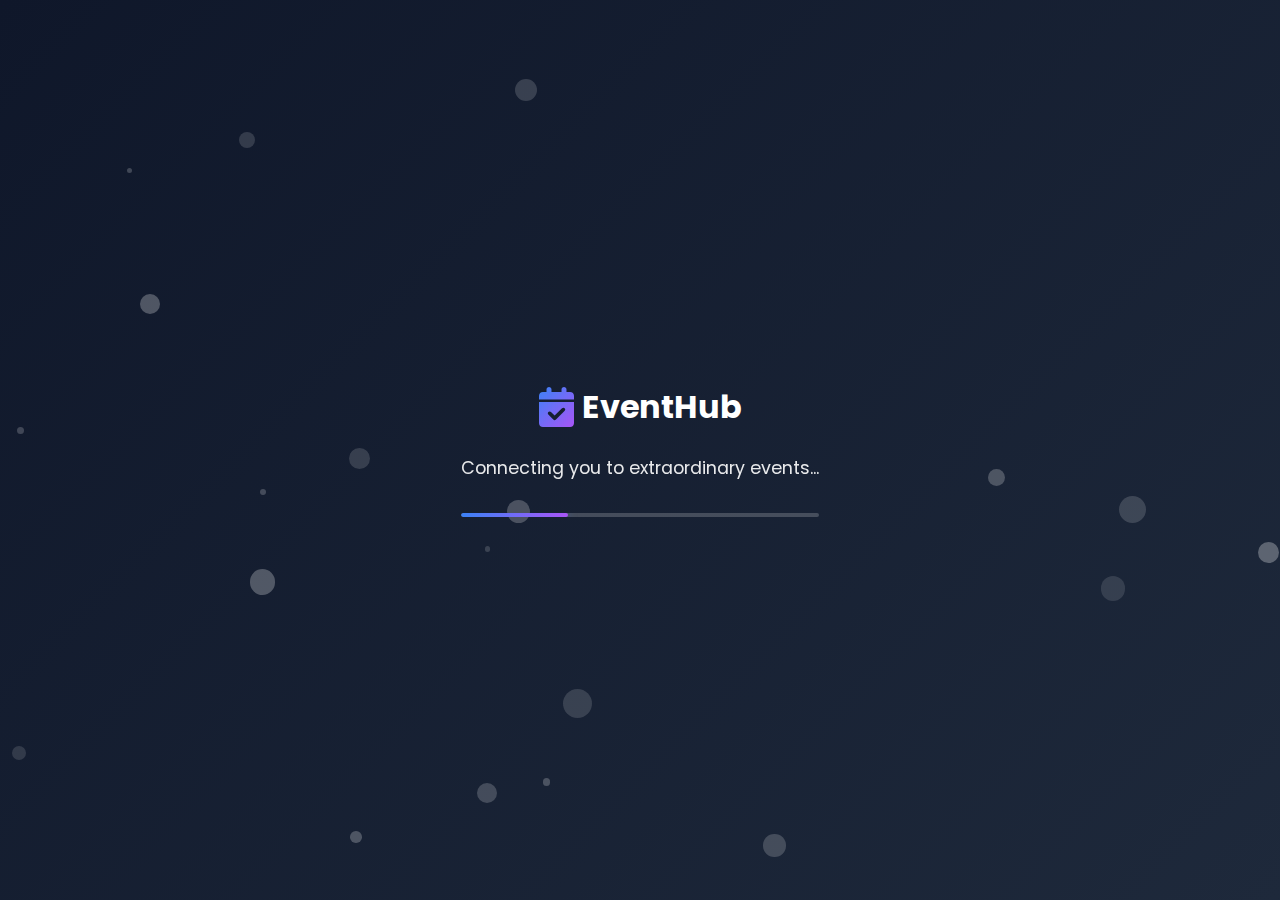
<file: index.html>
<!DOCTYPE html>
<html lang="en">
  <head>
    <meta charset="UTF-8" />
    <meta name="viewport" content="width=device-width, initial-scale=1.0" />
    <meta http-equiv="refresh" content="2;URL='Signup and Login/index.html'" />
    <title>EventHub - Redirecting</title>
    <style>
      body {
        font-family: "Poppins", sans-serif;
        margin: 0;
        padding: 0;
        display: flex;
        justify-content: center;
        align-items: center;
        min-height: 100vh;
        background: linear-gradient(135deg, #0f172a, #1e293b);
        color: white;
        overflow: hidden;
      }
      .redirect-container {
        text-align: center;
        padding: 2rem;
        max-width: 500px;
        animation: fadeIn 0.5s ease-out;
      }
      .logo {
        display: flex;
        align-items: center;
        justify-content: center;
        margin-bottom: 1.5rem;
        font-size: 2rem;
        font-weight: bold;
      }
      .logo i {
        background: linear-gradient(135deg, #3b82f6, #a855f7);
        -webkit-background-clip: text;
        background-clip: text;
        color: transparent;
        margin-right: 0.5rem;
        font-size: 2.5rem;
      }
      .message {
        margin-bottom: 2rem;
        font-size: 1.1rem;
        opacity: 0.9;
      }
      .loader {
        width: 100%;
        height: 4px;
        background-color: rgba(255, 255, 255, 0.2);
        border-radius: 2px;
        overflow: hidden;
        position: relative;
      }
      .loader::after {
        content: "";
        position: absolute;
        top: 0;
        left: 0;
        height: 100%;
        width: 30%;
        background: linear-gradient(90deg, #3b82f6, #a855f7);
        animation: loading 2s ease-in-out infinite;
        border-radius: 2px;
        box-shadow: 0 0 10px rgba(59, 130, 246, 0.5);
      }
      @keyframes loading {
        0% {
          left: -30%;
        }
        100% {
          left: 100%;
        }
      }
      @keyframes fadeIn {
        from {
          opacity: 0;
          transform: translateY(-20px);
        }
        to {
          opacity: 1;
          transform: translateY(0);
        }
      }
      .particles {
        position: absolute;
        top: 0;
        left: 0;
        width: 100%;
        height: 100%;
        z-index: -1;
        overflow: hidden;
      }
      .particle {
        position: absolute;
        background: white;
        border-radius: 50%;
        opacity: 0.3;
        animation: float 15s infinite ease-in-out;
      }
      @keyframes float {
        0%,
        100% {
          transform: translateY(0) translateX(0);
        }
        25% {
          transform: translateY(-30px) translateX(15px);
        }
        50% {
          transform: translateY(20px) translateX(30px);
        }
        75% {
          transform: translateY(10px) translateX(-15px);
        }
      }
    </style>
    <link
      rel="stylesheet"
      href="https://cdnjs.cloudflare.com/ajax/libs/font-awesome/6.5.1/css/all.min.css"
    />
    <link
      href="https://fonts.googleapis.com/css2?family=Poppins:wght@300;400;500;600;700&display=swap"
      rel="stylesheet"
    />
  </head>
  <body>
    <div class="particles" id="particles"></div>
    <div class="redirect-container">
      <div class="logo">
        <i class="fas fa-calendar-check"></i>
        <span>EventHub</span>
      </div>
      <div class="message">
        <p>Connecting you to extraordinary events...</p>
      </div>
      <div class="loader"></div>
    </div>

    <script>
      // Create particle background
      const particles = document.getElementById("particles");
      for (let i = 0; i < 20; i++) {
        const particle = document.createElement("div");
        particle.classList.add("particle");

        // Random size between 5px and 30px
        const size = Math.random() * 25 + 5;
        particle.style.width = `${size}px`;
        particle.style.height = `${size}px`;

        // Random position
        particle.style.top = `${Math.random() * 100}%`;
        particle.style.left = `${Math.random() * 100}%`;

        // Random opacity
        particle.style.opacity = Math.random() * 0.2 + 0.1;

        // Random animation duration and delay
        const duration = Math.random() * 10 + 5;
        const delay = Math.random() * 5;
        particle.style.animation = `float ${duration}s infinite ease-in-out ${delay}s`;

        particles.appendChild(particle);
      }
    </script>
  </body>
</html>
</file>
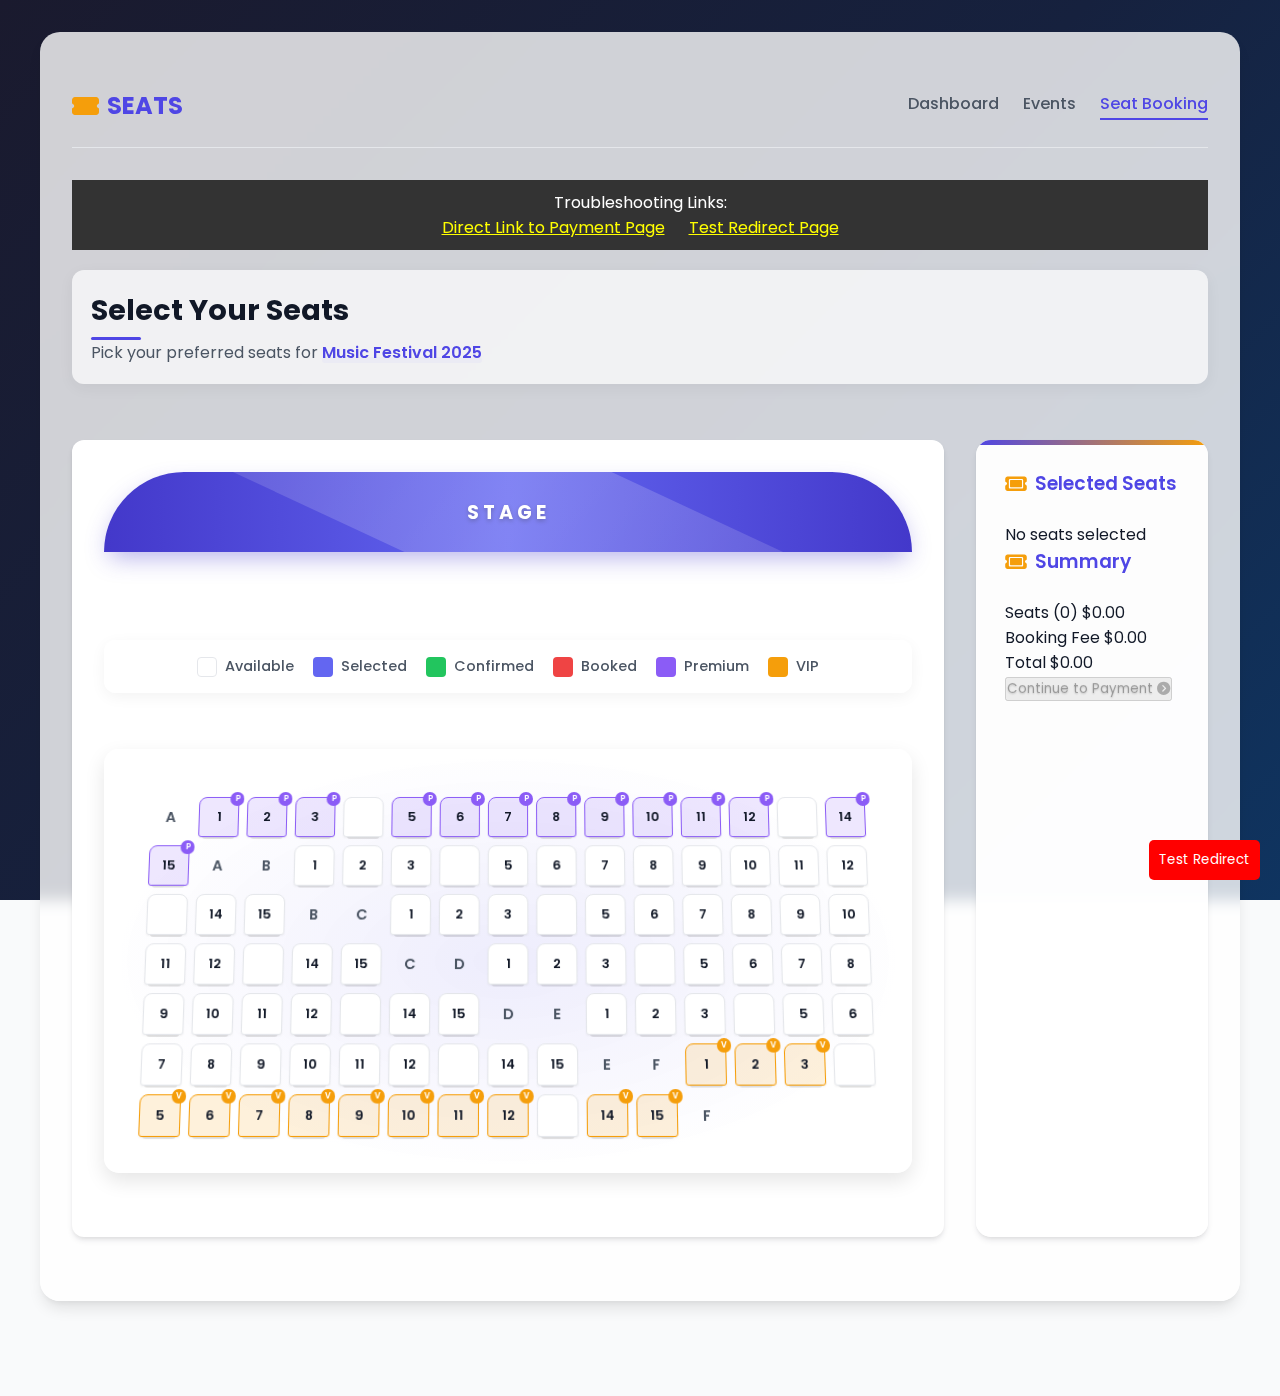
<file: seat-booking/index.html>
<!DOCTYPE html>
<html lang="en">
  <head>
    <meta charset="UTF-8" />
    <meta name="viewport" content="width=device-width, initial-scale=1.0" />
    <title>Event Seat Booking</title>
    <link rel="stylesheet" href="styles.css" />
    <link
      rel="stylesheet"
      href="https://cdnjs.cloudflare.com/ajax/libs/font-awesome/6.5.1/css/all.min.css"
    />
    <link
      href="https://fonts.googleapis.com/css2?family=Poppins:wght@300;400;500;600&display=swap"
      rel="stylesheet"
    />
  </head>
  <body>
    <div class="main-container">
      <header>
        <div class="logo"><i class="fas fa-ticket-alt"></i> SEATS</div>
        <nav>
          <a href="../event-dashboard/index.html">Dashboard</a>
          <a href="../event-booking/index.html">Events</a>
          <a href="index.html" class="active">Seat Booking</a>
        </nav>
      </header>

      <!-- Testing Links -->
      <div
        style="
          background: #333;
          color: white;
          padding: 10px;
          text-align: center;
          margin-bottom: 20px;
        "
      >
        <p>Troubleshooting Links:</p>
        <a
          href="../payment-method/index.html"
          style="color: yellow; margin-right: 20px"
          >Direct Link to Payment Page</a
        >
        <a href="path-test.html" style="color: yellow">Test Redirect Page</a>
      </div>

      <div class="event-container">
        <div class="booking-header">
          <h1>Select Your Seats</h1>
          <p>
            Pick your preferred seats for
            <span id="event-name">Music Festival 2025</span>
          </p>
        </div>

        <div class="auditorium">
          <div class="stage">
            <div class="stage-label">STAGE</div>
          </div>

          <div class="seat-legend">
            <div class="legend-item">
              <div class="legend-color available"></div>
              <span>Available</span>
            </div>
            <div class="legend-item">
              <div class="legend-color selected"></div>
              <span>Selected</span>
            </div>
            <div class="legend-item">
              <div class="legend-color confirmed"></div>
              <span>Confirmed</span>
            </div>
            <div class="legend-item">
              <div class="legend-color booked"></div>
              <span>Booked</span>
            </div>
            <div class="legend-item">
              <div class="legend-color premium"></div>
              <span>Premium</span>
            </div>
            <div class="legend-item">
              <div class="legend-color vip"></div>
              <span>VIP</span>
            </div>
          </div>

          <div class="seat-map-container">
            <div class="seat-map">
              <!-- Seats will be generated dynamically here -->
            </div>
          </div>
        </div>

        <div class="booking-summary">
          <div class="selected-seats">
            <h3>Selected Seats</h3>
            <div id="selected-seats-list">
              <p class="no-seats">No seats selected</p>
            </div>
          </div>
          <div class="pricing">
            <h3>Summary</h3>
            <div class="price-details">
              <div class="price-row">
                <span>Seats (<span id="seat-count">0</span>)</span>
                <span id="seat-total">$0.00</span>
              </div>
              <div class="price-row">
                <span>Booking Fee</span>
                <span id="booking-fee">$0.00</span>
              </div>
              <div class="price-row total">
                <span>Total</span>
                <span id="total-price">$0.00</span>
              </div>
            </div>
          </div>
          <button id="proceed-btn" disabled>
            <span class="proceed-btn-text">Continue to Payment</span>
            <i class="fas fa-chevron-circle-right"></i>
          </button>
        </div>
      </div>

      <div class="seat-tooltip" id="seat-tooltip">
        <div class="tooltip-content">
          <div class="seat-info">
            <span class="seat-section">Section A</span>
            <span class="seat-number">A12</span>
          </div>
          <div class="seat-price">$50.00</div>
        </div>
      </div>
    </div>

    <script src="script.js"></script>
    <script src="debug.js"></script>
  </body>
</html>
</file>
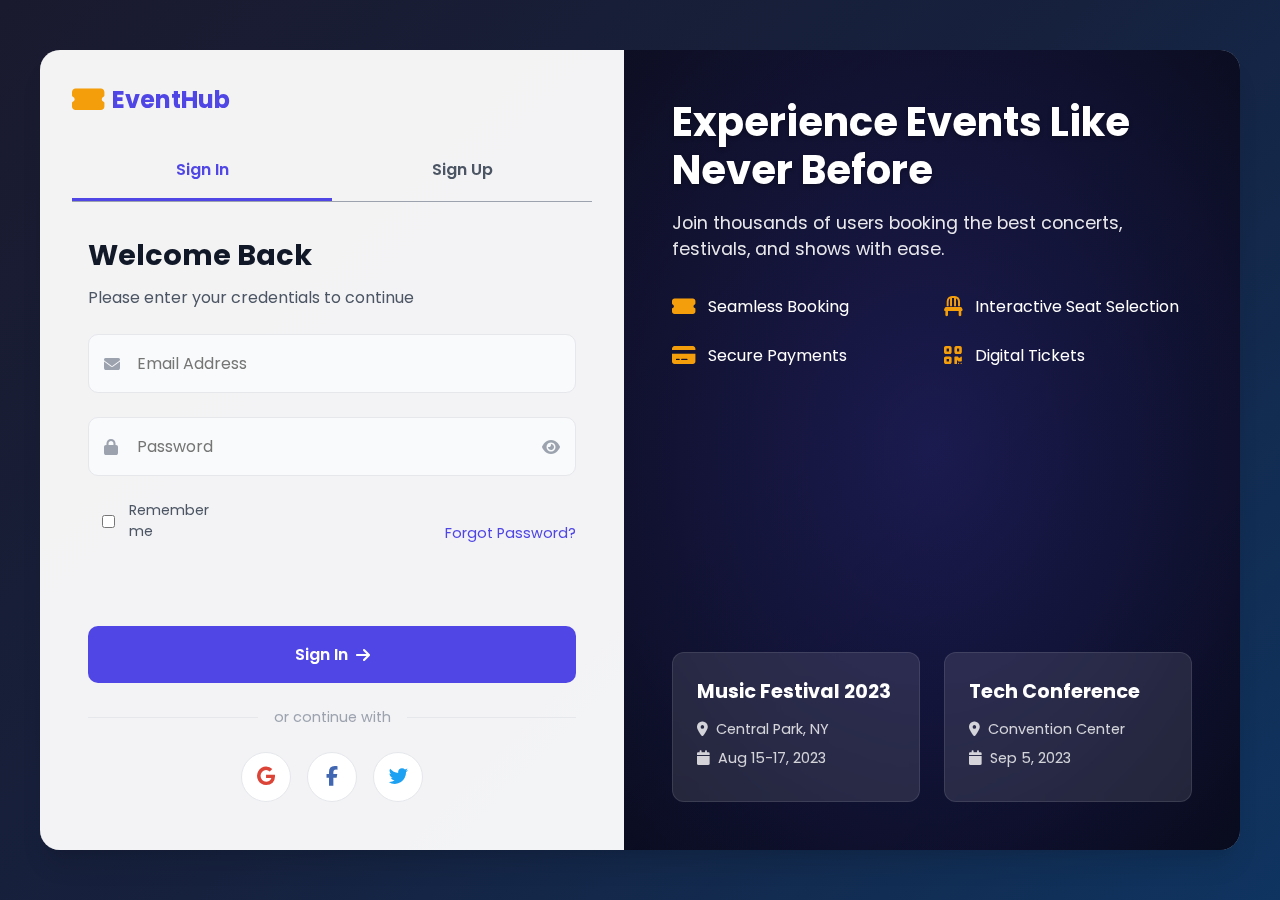
<file: Signup and Login/index.html>
<!DOCTYPE html>
<html lang="en">
  <head>
    <meta charset="UTF-8" />
    <meta name="viewport" content="width=device-width, initial-scale=1.0" />
    <title>EventHub - Login & Signup</title>
    <link rel="stylesheet" href="style.css" />
    <link
      rel="stylesheet"
      href="https://cdnjs.cloudflare.com/ajax/libs/font-awesome/6.4.0/css/all.min.css"
    />
    <link
      href="https://fonts.googleapis.com/css2?family=Poppins:wght@300;400;500;600;700&display=swap"
      rel="stylesheet"
    />
  </head>
  <body>
    <div class="auth-container">
      <div class="background-animation"></div>

      <div class="form-container">
        <div class="logo">
          <i class="fas fa-ticket-alt"></i>
          <span>EventHub</span>
        </div>

        <div class="tabs">
          <button class="tab-btn active" data-tab="login">Sign In</button>
          <button class="tab-btn" data-tab="signup">Sign Up</button>
        </div>

        <div class="form-wrapper">
          <!-- Login Form -->
          <form id="loginForm" class="active">
            <h2>Welcome Back</h2>
            <p class="subtitle">Please enter your credentials to continue</p>

            <div class="input-group">
              <div class="input-icon">
                <i class="fas fa-envelope"></i>
              </div>
              <input
                type="email"
                id="loginEmail"
                placeholder="Email Address"
                required
              />
            </div>

            <div class="input-group">
              <div class="input-icon">
                <i class="fas fa-lock"></i>
              </div>
              <input
                type="password"
                id="loginPassword"
                placeholder="Password"
                required
              />
              <div class="toggle-password">
                <i class="fas fa-eye"></i>
              </div>
            </div>

            <div class="options">
              <label class="remember-me">
                <input type="checkbox" id="rememberMe" />
                <span>Remember me</span>
              </label>
              <a href="../password-reset/index.html" class="forgot-password"
                >Forgot Password?</a
              >
            </div>

            <p id="loginError" class="error-message"></p>

            <button type="submit" class="btn-submit">
              <span>Sign In</span>
              <i class="fas fa-arrow-right"></i>
            </button>

            <div class="divider">
              <span>or continue with</span>
            </div>

            <div class="social-login">
              <button type="button" class="social-btn google">
                <i class="fab fa-google"></i>
              </button>
              <button type="button" class="social-btn facebook">
                <i class="fab fa-facebook-f"></i>
              </button>
              <button type="button" class="social-btn twitter">
                <i class="fab fa-twitter"></i>
              </button>
            </div>
          </form>

          <!-- Signup Form -->
          <form id="signupForm">
            <h2>Create Account</h2>
            <p class="subtitle">Please fill in your details to get started</p>

            <div class="input-group">
              <div class="input-icon">
                <i class="fas fa-user"></i>
              </div>
              <input
                type="text"
                id="fullName"
                placeholder="Full Name"
                required
              />
            </div>

            <div class="input-group">
              <div class="input-icon">
                <i class="fas fa-envelope"></i>
              </div>
              <input
                type="email"
                id="email"
                placeholder="Email Address"
                required
              />
            </div>

            <div class="input-group">
              <div class="input-icon">
                <i class="fas fa-lock"></i>
              </div>
              <input
                type="password"
                id="password"
                placeholder="Password"
                required
              />
              <div class="toggle-password">
                <i class="fas fa-eye"></i>
              </div>
            </div>

            <div class="input-group">
              <div class="input-icon">
                <i class="fas fa-lock"></i>
              </div>
              <input
                type="password"
                id="confirmPassword"
                placeholder="Confirm Password"
                required
              />
              <div class="toggle-password">
                <i class="fas fa-eye"></i>
              </div>
            </div>

            <div class="terms">
              <label>
                <input type="checkbox" id="agreeTerms" required />
                <span
                  >I agree to the <a href="#">Terms of Service</a> and
                  <a href="#">Privacy Policy</a></span
                >
              </label>
            </div>

            <p id="signupError" class="error-message"></p>

            <button type="submit" class="btn-submit">
              <span>Create Account</span>
              <i class="fas fa-arrow-right"></i>
            </button>

            <div class="divider">
              <span>or sign up with</span>
            </div>

            <div class="social-login">
              <button type="button" class="social-btn google">
                <i class="fab fa-google"></i>
              </button>
              <button type="button" class="social-btn facebook">
                <i class="fab fa-facebook-f"></i>
              </button>
              <button type="button" class="social-btn twitter">
                <i class="fab fa-twitter"></i>
              </button>
            </div>
          </form>
        </div>
      </div>

      <div class="event-preview">
        <div class="preview-content">
          <h1>Experience Events Like Never Before</h1>
          <p>
            Join thousands of users booking the best concerts, festivals, and
            shows with ease.
          </p>
          <div class="feature-list">
            <div class="feature">
              <i class="fas fa-ticket-alt"></i>
              <span>Seamless Booking</span>
            </div>
            <div class="feature">
              <i class="fas fa-chair"></i>
              <span>Interactive Seat Selection</span>
            </div>
            <div class="feature">
              <i class="fas fa-credit-card"></i>
              <span>Secure Payments</span>
            </div>
            <div class="feature">
              <i class="fas fa-qrcode"></i>
              <span>Digital Tickets</span>
            </div>
          </div>
        </div>
        <div class="event-cards">
          <div class="event-card">
            <div class="card-content">
              <h3>Music Festival 2023</h3>
              <p><i class="fas fa-map-marker-alt"></i> Central Park, NY</p>
              <p><i class="fas fa-calendar"></i> Aug 15-17, 2023</p>
            </div>
          </div>
          <div class="event-card">
            <div class="card-content">
              <h3>Tech Conference</h3>
              <p><i class="fas fa-map-marker-alt"></i> Convention Center</p>
              <p><i class="fas fa-calendar"></i> Sep 5, 2023</p>
            </div>
          </div>
        </div>
      </div>
    </div>

    <script src="script.js"></script>
  </body>
</html>
</file>
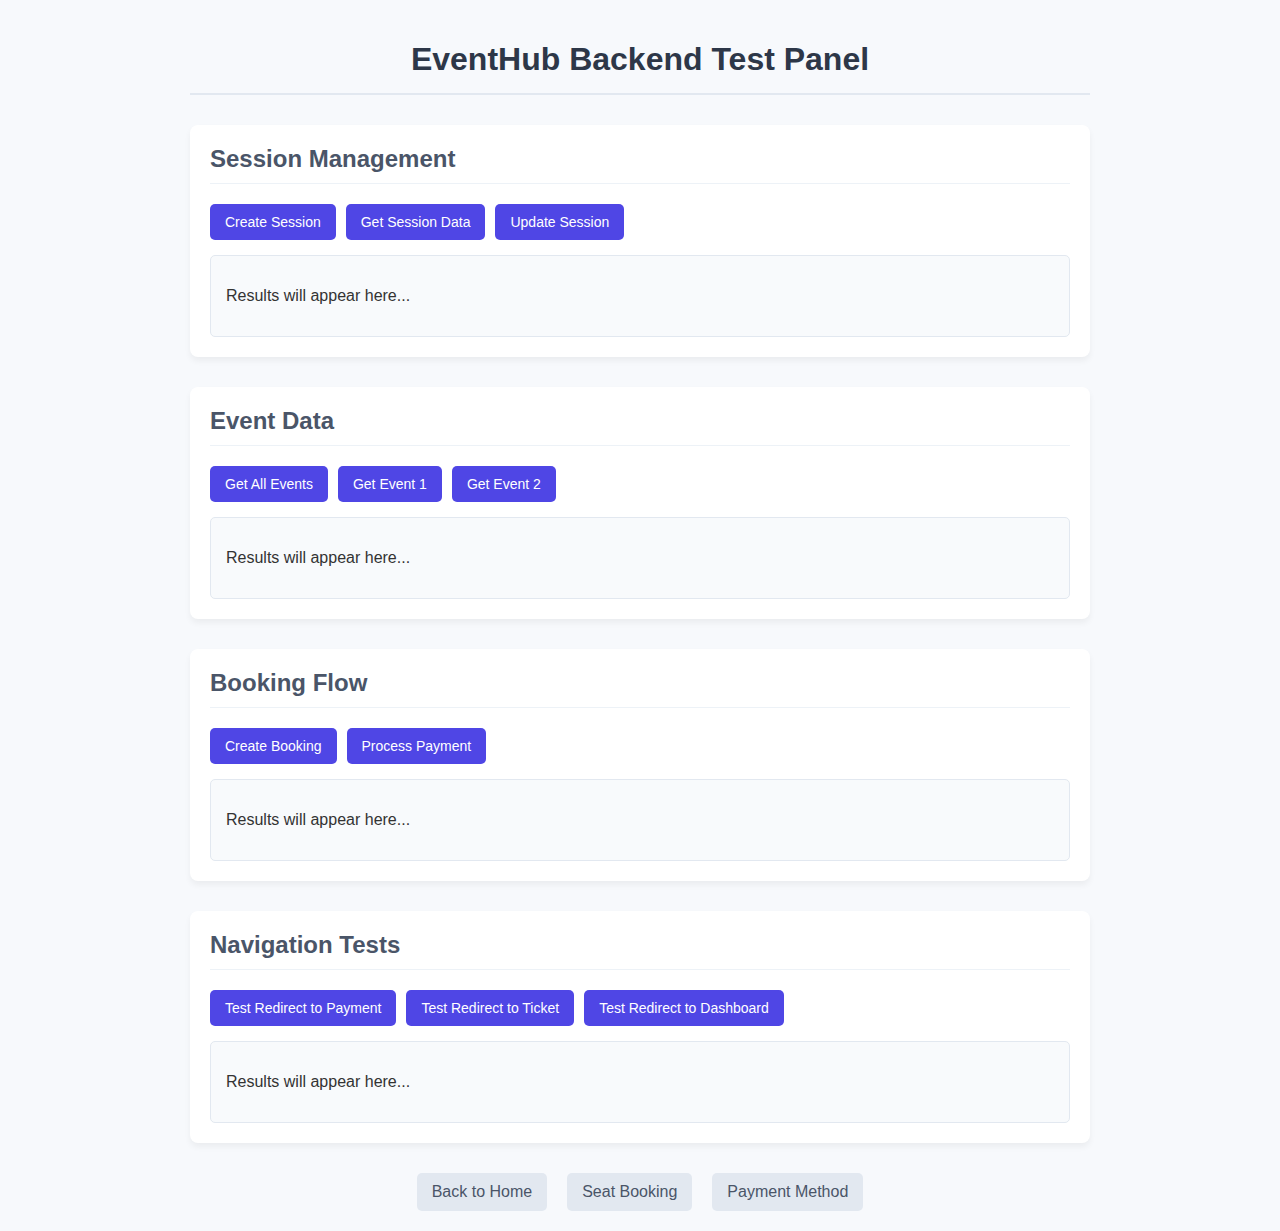
<file: test_backend.html>
<!DOCTYPE html>
<html lang="en">
  <head>
    <meta charset="UTF-8" />
    <meta name="viewport" content="width=device-width, initial-scale=1.0" />
    <title>EventHub Backend Test</title>
    <style>
      body {
        font-family: "Segoe UI", Tahoma, Geneva, Verdana, sans-serif;
        margin: 0;
        padding: 0;
        background-color: #f7f9fc;
        color: #333;
      }

      .container {
        max-width: 900px;
        margin: 0 auto;
        padding: 20px;
      }

      h1 {
        color: #2d3748;
        margin-bottom: 30px;
        text-align: center;
        padding-bottom: 15px;
        border-bottom: 2px solid #e2e8f0;
      }

      .section {
        background-color: white;
        border-radius: 8px;
        padding: 20px;
        margin-bottom: 30px;
        box-shadow: 0 4px 6px rgba(0, 0, 0, 0.05);
      }

      h2 {
        color: #4a5568;
        margin-top: 0;
        padding-bottom: 10px;
        border-bottom: 1px solid #edf2f7;
      }

      .button-group {
        display: flex;
        flex-wrap: wrap;
        gap: 10px;
        margin-bottom: 15px;
      }

      button {
        background-color: #4f46e5;
        color: white;
        border: none;
        padding: 10px 15px;
        border-radius: 5px;
        cursor: pointer;
        font-size: 14px;
        transition: background-color 0.2s;
      }

      button:hover {
        background-color: #3730a3;
      }

      .results {
        background-color: #f8fafc;
        padding: 15px;
        border-radius: 5px;
        margin-top: 15px;
        max-height: 200px;
        overflow-y: auto;
        border: 1px solid #e2e8f0;
      }

      .status {
        padding: 8px;
        border-radius: 4px;
        margin-bottom: 10px;
      }

      .success {
        background-color: #dcfce7;
        color: #166534;
      }

      .error {
        background-color: #fee2e2;
        color: #b91c1c;
      }

      pre {
        margin: 0;
        white-space: pre-wrap;
        word-wrap: break-word;
      }

      .navigation {
        display: flex;
        justify-content: center;
        gap: 20px;
        margin-top: 30px;
      }

      .nav-link {
        padding: 10px 15px;
        background-color: #e2e8f0;
        color: #4a5568;
        text-decoration: none;
        border-radius: 5px;
        transition: background-color 0.2s;
      }

      .nav-link:hover {
        background-color: #cbd5e1;
      }
    </style>
  </head>
  <body>
    <div class="container">
      <h1>EventHub Backend Test Panel</h1>

      <div class="section">
        <h2>Session Management</h2>
        <div class="button-group">
          <button onclick="createSession()">Create Session</button>
          <button onclick="getSession()">Get Session Data</button>
          <button onclick="updateSession()">Update Session</button>
        </div>
        <div class="results" id="session-results">
          <p>Results will appear here...</p>
        </div>
      </div>

      <div class="section">
        <h2>Event Data</h2>
        <div class="button-group">
          <button onclick="getAllEvents()">Get All Events</button>
          <button onclick="getEvent('event1')">Get Event 1</button>
          <button onclick="getEvent('event2')">Get Event 2</button>
        </div>
        <div class="results" id="event-results">
          <p>Results will appear here...</p>
        </div>
      </div>

      <div class="section">
        <h2>Booking Flow</h2>
        <div class="button-group">
          <button onclick="createBooking()">Create Booking</button>
          <button onclick="processPayment()">Process Payment</button>
        </div>
        <div class="results" id="booking-results">
          <p>Results will appear here...</p>
        </div>
      </div>

      <div class="section">
        <h2>Navigation Tests</h2>
        <div class="button-group">
          <button onclick="testRedirectToPayment()">
            Test Redirect to Payment
          </button>
          <button onclick="testRedirectToTicket()">
            Test Redirect to Ticket
          </button>
          <button onclick="testRedirectToDashboard()">
            Test Redirect to Dashboard
          </button>
        </div>
        <div class="results" id="redirect-results">
          <p>Results will appear here...</p>
        </div>
      </div>

      <div class="navigation">
        <a href="index.html" class="nav-link">Back to Home</a>
        <a href="seat-booking/index.html" class="nav-link">Seat Booking</a>
        <a href="payment-method/index.html" class="nav-link">Payment Method</a>
      </div>
    </div>

    <script>
      // API URL - Change this to your backend URL
      const API_URL = "http://127.0.0.1:5000";

      // Store session ID
      let currentSessionId = "";
      let currentBookingId = "";

      // Helper to display results
      function displayResult(elementId, success, message, data) {
        const resultsElement = document.getElementById(elementId);

        const statusDiv = document.createElement("div");
        statusDiv.className = `status ${success ? "success" : "error"}`;
        statusDiv.textContent = message;

        const pre = document.createElement("pre");
        pre.textContent = JSON.stringify(data, null, 2);

        resultsElement.innerHTML = "";
        resultsElement.appendChild(statusDiv);
        resultsElement.appendChild(pre);
      }

      // Session Management
      async function createSession() {
        try {
          const response = await fetch(`${API_URL}/api/session`, {
            method: "POST",
          });

          const data = await response.json();
          if (data.success) {
            currentSessionId = data.session_id;
            sessionStorage.setItem("session_id", currentSessionId);
            displayResult(
              "session-results",
              true,
              "Session created successfully",
              data
            );
          } else {
            displayResult(
              "session-results",
              false,
              "Failed to create session",
              data
            );
          }
        } catch (error) {
          displayResult("session-results", false, "Error creating session", {
            error: error.message,
          });
        }
      }

      async function getSession() {
        if (!currentSessionId) {
          displayResult("session-results", false, "No session ID available", {
            error: "Create a session first",
          });
          return;
        }

        try {
          const response = await fetch(
            `${API_URL}/api/session/${currentSessionId}`
          );
          const data = await response.json();

          if (data.success) {
            displayResult(
              "session-results",
              true,
              "Session data retrieved",
              data
            );
          } else {
            displayResult(
              "session-results",
              false,
              "Failed to get session data",
              data
            );
          }
        } catch (error) {
          displayResult("session-results", false, "Error getting session", {
            error: error.message,
          });
        }
      }

      async function updateSession() {
        if (!currentSessionId) {
          displayResult("session-results", false, "No session ID available", {
            error: "Create a session first",
          });
          return;
        }

        try {
          const updateData = {
            user_info: {
              name: "Test User",
              email: "test@example.com",
              phone: "123-456-7890",
            },
            test_timestamp: new Date().toISOString(),
          };

          const response = await fetch(
            `${API_URL}/api/session/${currentSessionId}`,
            {
              method: "PUT",
              headers: {
                "Content-Type": "application/json",
              },
              body: JSON.stringify(updateData),
            }
          );

          const data = await response.json();
          if (data.success) {
            displayResult(
              "session-results",
              true,
              "Session updated successfully",
              data
            );
          } else {
            displayResult(
              "session-results",
              false,
              "Failed to update session",
              data
            );
          }
        } catch (error) {
          displayResult("session-results", false, "Error updating session", {
            error: error.message,
          });
        }
      }

      // Event Data
      async function getAllEvents() {
        try {
          const response = await fetch(`${API_URL}/api/events`);
          const data = await response.json();

          if (data.success) {
            displayResult(
              "event-results",
              true,
              "Events retrieved successfully",
              data
            );
          } else {
            displayResult(
              "event-results",
              false,
              "Failed to retrieve events",
              data
            );
          }
        } catch (error) {
          displayResult("event-results", false, "Error getting events", {
            error: error.message,
          });
        }
      }

      async function getEvent(eventId) {
        try {
          const response = await fetch(`${API_URL}/api/events/${eventId}`);
          const data = await response.json();

          if (data.success) {
            displayResult(
              "event-results",
              true,
              `Event ${eventId} retrieved successfully`,
              data
            );
          } else {
            displayResult(
              "event-results",
              false,
              `Failed to retrieve event ${eventId}`,
              data
            );
          }
        } catch (error) {
          displayResult("event-results", false, "Error getting event", {
            error: error.message,
          });
        }
      }

      // Booking Flow
      async function createBooking() {
        if (!currentSessionId) {
          await createSession();
        }

        try {
          const seatData = {
            session_id: currentSessionId,
            event_id: "event1",
            selected_seats: [
              {
                id: "A1",
                row: "A",
                number: "1",
                price: 50.0,
                type: "Standard",
              },
              {
                id: "A2",
                row: "A",
                number: "2",
                price: 50.0,
                type: "Standard",
              },
            ],
          };

          const response = await fetch(`${API_URL}/api/booking/seats`, {
            method: "POST",
            headers: {
              "Content-Type": "application/json",
            },
            body: JSON.stringify(seatData),
          });

          const data = await response.json();
          if (data.success) {
            currentBookingId = data.booking_id;
            sessionStorage.setItem("booking_id", currentBookingId);
            displayResult(
              "booking-results",
              true,
              "Booking created successfully",
              data
            );
          } else {
            displayResult(
              "booking-results",
              false,
              "Failed to create booking",
              data
            );
          }
        } catch (error) {
          displayResult("booking-results", false, "Error creating booking", {
            error: error.message,
          });
        }
      }

      async function processPayment() {
        if (!currentSessionId || !currentBookingId) {
          displayResult(
            "booking-results",
            false,
            "Session or booking ID missing",
            {
              error: "Create a session and booking first",
            }
          );
          return;
        }

        try {
          const paymentData = {
            session_id: currentSessionId,
            booking_id: currentBookingId,
            payment_method: "credit_card",
          };

          const response = await fetch(`${API_URL}/api/booking/payment`, {
            method: "POST",
            headers: {
              "Content-Type": "application/json",
            },
            body: JSON.stringify(paymentData),
          });

          const data = await response.json();
          if (data.success) {
            displayResult(
              "booking-results",
              true,
              "Payment processed successfully",
              data
            );
          } else {
            displayResult(
              "booking-results",
              false,
              "Failed to process payment",
              data
            );
          }
        } catch (error) {
          displayResult("booking-results", false, "Error processing payment", {
            error: error.message,
          });
        }
      }

      // Navigation Tests
      async function testRedirectToPayment() {
        try {
          const response = await fetch(`${API_URL}/api/redirect/to-payment`, {
            method: "POST",
            headers: {
              "Content-Type": "application/json",
            },
            body: JSON.stringify({
              session_id: currentSessionId || "test-session",
              selected_seats: [
                {
                  id: "A1",
                  row: "A",
                  number: "1",
                  price: 50.0,
                  type: "Standard",
                },
              ],
            }),
          });

          const data = await response.json();
          if (data.success) {
            displayResult(
              "redirect-results",
              true,
              "Redirect to payment successful",
              {
                redirect_url: data.redirect_url,
                note: 'To actually redirect, click the "Payment Method" link below',
              }
            );
          } else {
            displayResult(
              "redirect-results",
              false,
              "Failed to get redirect URL",
              data
            );
          }
        } catch (error) {
          displayResult("redirect-results", false, "Error testing redirect", {
            error: error.message,
          });
        }
      }

      async function testRedirectToTicket() {
        displayResult("redirect-results", true, "Redirect to ticket info", {
          url: `${API_URL}/redirect/ticket`,
          note: "Click this URL to test the server-side redirect",
        });
      }

      async function testRedirectToDashboard() {
        displayResult("redirect-results", true, "Redirect to dashboard info", {
          url: `${API_URL}/redirect/dashboard`,
          note: "Click this URL to test the server-side redirect",
        });
      }

      // Initialize on page load
      document.addEventListener("DOMContentLoaded", function () {
        // Check for existing session ID in storage
        const storedSessionId = sessionStorage.getItem("session_id");
        if (storedSessionId) {
          currentSessionId = storedSessionId;
          displayResult("session-results", true, "Existing session found", {
            session_id: currentSessionId,
          });
        }

        const storedBookingId = sessionStorage.getItem("booking_id");
        if (storedBookingId) {
          currentBookingId = storedBookingId;
          displayResult("booking-results", true, "Existing booking found", {
            booking_id: currentBookingId,
          });
        }
      });
    </script>
  </body>
</html>
</file>
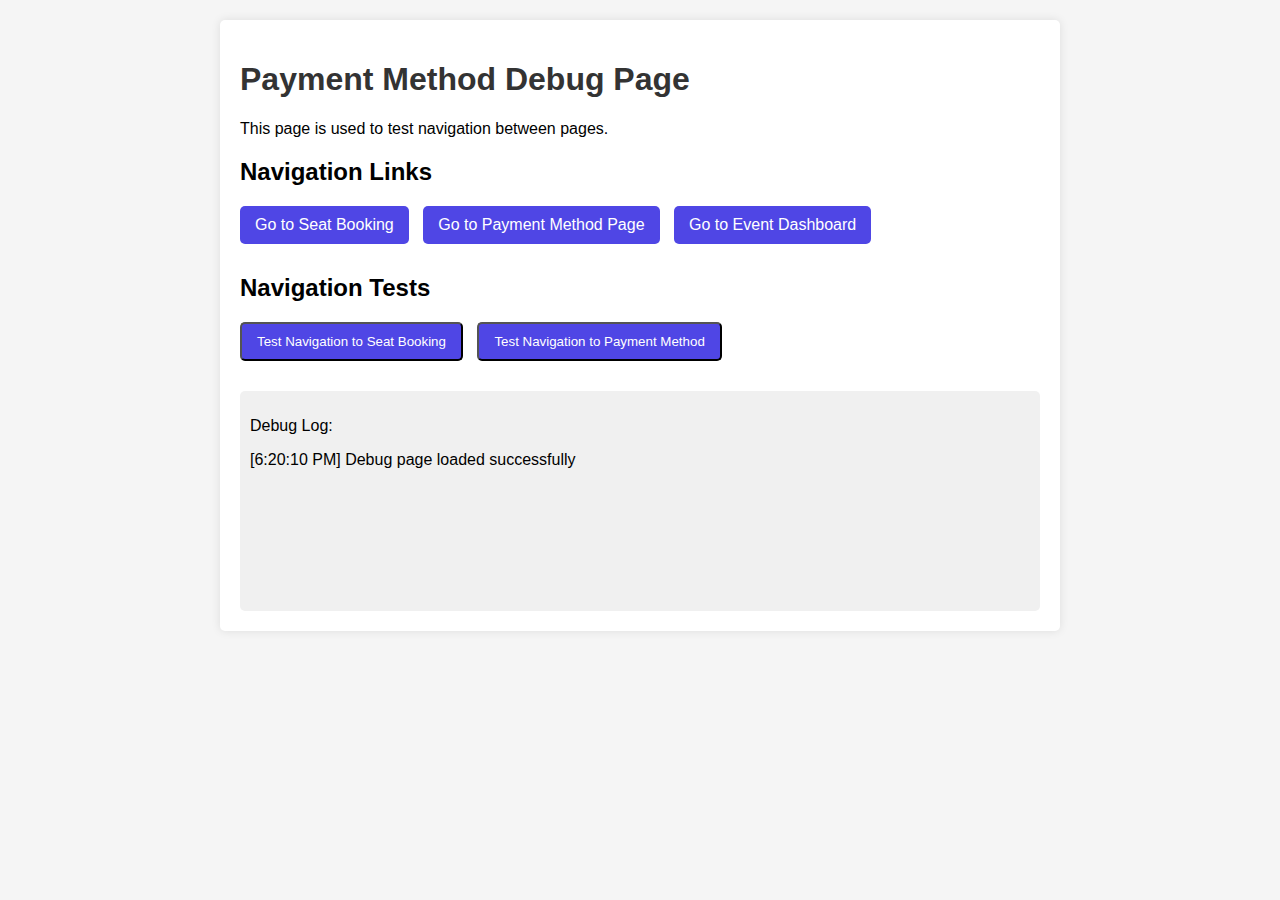
<file: payment-method/debug.html>
<!DOCTYPE html>
<html lang="en">
  <head>
    <meta charset="UTF-8" />
    <meta name="viewport" content="width=device-width, initial-scale=1.0" />
    <title>Payment Method Debug</title>
    <style>
      body {
        font-family: Arial, sans-serif;
        margin: 0;
        padding: 20px;
        background: #f5f5f5;
      }
      .container {
        max-width: 800px;
        margin: 0 auto;
        background: white;
        padding: 20px;
        border-radius: 5px;
        box-shadow: 0 0 10px rgba(0, 0, 0, 0.1);
      }
      h1 {
        color: #333;
      }
      .btn {
        display: inline-block;
        padding: 10px 15px;
        background: #4f46e5;
        color: white;
        text-decoration: none;
        border-radius: 5px;
        margin-right: 10px;
        margin-bottom: 10px;
      }
      .btn:hover {
        background: #3730a3;
      }
    </style>
  </head>
  <body>
    <div class="container">
      <h1>Payment Method Debug Page</h1>
      <p>This page is used to test navigation between pages.</p>

      <h2>Navigation Links</h2>
      <div>
        <a href="../seat-booking/index.html" class="btn">Go to Seat Booking</a>
        <a href="index.html" class="btn">Go to Payment Method Page</a>
        <a href="../event-dashboard/index.html" class="btn"
          >Go to Event Dashboard</a
        >
      </div>

      <h2>Navigation Tests</h2>
      <div>
        <button
          onclick="testNavigation('../seat-booking/index.html')"
          class="btn"
        >
          Test Navigation to Seat Booking
        </button>
        <button onclick="testNavigation('index.html')" class="btn">
          Test Navigation to Payment Method
        </button>
      </div>

      <div
        id="log"
        style="
          margin-top: 20px;
          padding: 10px;
          background: #f0f0f0;
          border-radius: 5px;
          height: 200px;
          overflow: auto;
        "
      >
        <p>Debug Log:</p>
      </div>
    </div>

    <script>
      // Log function
      function log(message) {
        const logElement = document.getElementById("log");
        const entry = document.createElement("div");
        entry.textContent = `[${new Date().toLocaleTimeString()}] ${message}`;
        logElement.appendChild(entry);
        console.log(message);
      }

      // Navigation test function
      function testNavigation(url) {
        log(`Testing navigation to: ${url}`);

        try {
          // Get current location
          const currentLocation = window.location.href;
          log(`Current location: ${currentLocation}`);

          // Log the target URL
          log(`Target URL: ${url}`);

          // Attempt navigation after a delay
          log("Will attempt navigation in 2 seconds...");
          setTimeout(() => {
            log("Executing navigation now");
            window.location.href = url;
          }, 2000);
        } catch (error) {
          log(`Error during navigation test: ${error.message}`);
        }
      }

      // Log page load
      window.addEventListener("load", () => {
        log("Debug page loaded successfully");
      });
    </script>
  </body>
</html>
</file>
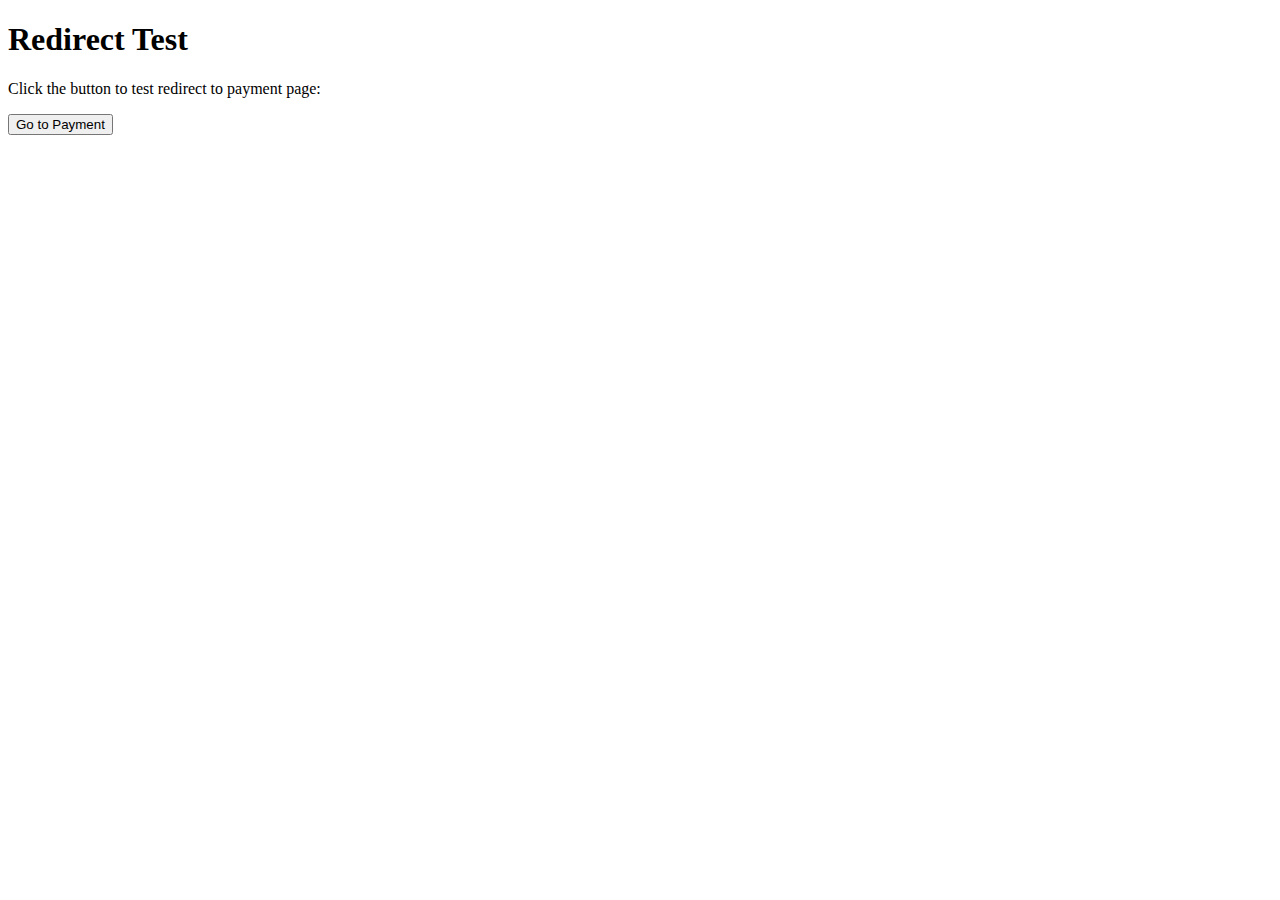
<file: seat-booking/path-test.html>
<!DOCTYPE html>
<html lang="en">
  <head>
    <meta charset="UTF-8" />
    <meta name="viewport" content="width=device-width, initial-scale=1.0" />
    <title>Path Test</title>
  </head>
  <body>
    <h1>Redirect Test</h1>
    <p>Click the button to test redirect to payment page:</p>
    <button onclick="redirectToPayment()">Go to Payment</button>

    <script>
      function redirectToPayment() {
        console.log("Attempting to redirect to payment page...");
        window.location.href = "../payment-method/index.html";
      }
    </script>
  </body>
</html>
</file>
<file: seat-booking/styles.css>
@import url("https://fonts.googleapis.com/css2?family=Poppins:wght@300;400;500;600;700&display=swap");

:root {
  --primary-color: #4f46e5;
  --primary-hover: #3730a3;
  --secondary-color: #10b981;
  --accent-color: #f59e0b;

  --seat-available: #ffffff;
  --seat-selected: #6366f1;
  --seat-confirmed: #22c55e;
  --seat-booked: #ef4444;
  --seat-premium: #8b5cf6; /* Purple for premium */
  --seat-vip: #f59e0b; /* Gold for VIP */

  --text-primary: #111827;
  --text-secondary: #4b5563;
  --text-light: #9ca3af;

  --bg-primary: #f9fafb;
  --bg-secondary: #ffffff;
  --bg-dark: #111827;

  --border-color: #e5e7eb;

  --shadow-sm: 0 1px 2px 0 rgba(0, 0, 0, 0.05);
  --shadow-md: 0 4px 6px -1px rgba(0, 0, 0, 0.1),
    0 2px 4px -1px rgba(0, 0, 0, 0.06);
  --shadow-lg: 0 10px 15px -3px rgba(0, 0, 0, 0.1),
    0 4px 6px -2px rgba(0, 0, 0, 0.05);
}

/* Reset Styles */
* {
  margin: 0;
  padding: 0;
  box-sizing: border-box;
  font-family: "Poppins", sans-serif;
}

body {
  background-color: var(--bg-primary);
  color: var(--text-primary);
  min-height: 100vh;
  position: relative;
  overflow-x: hidden;
}

/* Background Animation */
body::before {
  content: "";
  position: fixed;
  top: 0;
  left: 0;
  width: 100%;
  height: 100%;
  z-index: -2;
  background: linear-gradient(135deg, #1a1a2e, #16213e, #0f3460);
}

body::after {
  content: "";
  position: fixed;
  top: 0;
  left: 0;
  width: 100%;
  height: 100%;
  z-index: -1;
  background: url("https://images.unsplash.com/photo-1492684223066-81342ee5ff30?ixlib=rb-4.0.3&ixid=MnwxMjA3fDB8MHxwaG90by1wYWdlfHx8fGVufDB8fHx8&auto=format&fit=crop&w=1470&q=80")
    center/cover;
  opacity: 0.15;
  filter: blur(1px);
  animation: pulse-bg-subtle 12s infinite alternate;
}

@keyframes pulse-bg-subtle {
  0% {
    opacity: 0.12;
    transform: scale(1);
  }
  100% {
    opacity: 0.2;
    transform: scale(1.02);
  }
}

/* Main Layout */
.main-container {
  max-width: 1200px;
  margin: 0 auto;
  padding: 0 1rem;
  position: relative;
  z-index: 1;
  backdrop-filter: blur(8px);
  background-color: rgba(255, 255, 255, 0.8);
  border-radius: 20px;
  box-shadow: var(--shadow-lg);
  padding: 2rem;
  margin-top: 2rem;
  margin-bottom: 2rem;
}

/* Header Styles */
header {
  display: flex;
  justify-content: space-between;
  align-items: center;
  padding: 1.5rem 0;
  border-bottom: 1px solid var(--border-color);
  margin-bottom: 2rem;
}

.logo {
  font-size: 1.5rem;
  font-weight: 700;
  color: var(--primary-color);
  display: flex;
  align-items: center;
  gap: 0.5rem;
  transition: transform 0.3s ease;
}

.logo:hover {
  transform: translateY(-2px);
}

.logo i {
  color: var(--accent-color);
}

nav {
  display: flex;
  gap: 1.5rem;
}

nav a {
  text-decoration: none;
  color: var(--text-secondary);
  font-weight: 500;
  transition: all 0.2s ease;
  position: relative;
  padding-bottom: 4px;
}

nav a:after {
  content: "";
  position: absolute;
  width: 0;
  height: 2px;
  bottom: 0;
  left: 0;
  background-color: var(--primary-color);
  transition: width 0.3s ease;
}

nav a:hover:after,
nav a.active:after {
  width: 100%;
}

nav a:hover,
nav a.active {
  color: var(--primary-color);
}

/* Event Container */
.event-container {
  display: grid;
  grid-template-columns: 2fr 1fr;
  gap: 2rem;
  margin-bottom: 2rem;
}

/* Booking Header */
.booking-header {
  grid-column: 1 / -1;
  margin-bottom: 1.5rem;
  background-color: rgba(255, 255, 255, 0.7);
  padding: 1.2rem;
  border-radius: 12px;
  box-shadow: 0 4px 15px rgba(0, 0, 0, 0.05);
}

.booking-header h1 {
  font-size: 1.8rem;
  margin-bottom: 0.5rem;
  color: var(--text-primary);
  position: relative;
  display: inline-block;
}

.booking-header h1:after {
  content: "";
  position: absolute;
  width: 50px;
  height: 3px;
  bottom: -8px;
  left: 0;
  background-color: var(--primary-color);
  border-radius: 2px;
}

.booking-header p {
  color: var(--text-secondary);
}

#event-name {
  font-weight: 600;
  color: var(--primary-color);
  position: relative;
  display: inline-block;
}

#event-name:after {
  content: "";
  position: absolute;
  width: 100%;
  height: 6px;
  bottom: 2px;
  left: 0;
  z-index: -1;
  background-color: rgba(79, 70, 229, 0.15);
  border-radius: 3px;
}

/* Auditorium */
.auditorium {
  background-color: var(--bg-secondary);
  border-radius: 12px;
  padding: 2rem;
  box-shadow: var(--shadow-md);
  display: flex;
  flex-direction: column;
  gap: 2rem;
  transition: transform 0.3s ease, box-shadow 0.3s ease;
}

.auditorium:hover {
  transform: translateY(-3px);
  box-shadow: 0 8px 25px rgba(0, 0, 0, 0.1);
}

/* Stage */
.stage {
  width: 100%;
  height: 5rem;
  background: linear-gradient(to right, #4338ca, #6366f1, #4338ca);
  border-radius: 100px 100px 0 0;
  display: flex;
  justify-content: center;
  align-items: center;
  margin: 0 auto 2rem;
  position: relative;
  box-shadow: 0 10px 25px -5px rgba(67, 56, 202, 0.4);
  overflow: hidden;
}

.stage:after {
  content: "";
  position: absolute;
  top: -50%;
  left: -50%;
  width: 200%;
  height: 200%;
  background: linear-gradient(
    90deg,
    transparent,
    rgba(255, 255, 255, 0.2),
    transparent
  );
  transform: rotate(25deg);
  animation: stage-shine 8s infinite linear;
}

@keyframes stage-shine {
  0% {
    transform: translateX(-100%) rotate(25deg);
  }
  100% {
    transform: translateX(100%) rotate(25deg);
  }
}

.stage-label {
  color: white;
  font-weight: 700;
  letter-spacing: 4px;
  font-size: 1.2rem;
  text-shadow: 0 2px 4px rgba(0, 0, 0, 0.3);
}

/* Seat Map Container */
.seat-map-container {
  overflow-x: auto;
  padding-bottom: 1rem;
  background-color: rgba(255, 255, 255, 0.6);
  backdrop-filter: blur(5px);
  border-radius: 15px;
  padding: 2rem;
  box-shadow: 0 8px 20px rgba(0, 0, 0, 0.1);
  position: relative;
  transition: all 0.3s ease;
  margin-bottom: 2rem;
}

.seat-map-container::before {
  content: "";
  position: absolute;
  top: 0;
  left: 0;
  width: 100%;
  height: 100%;
  background: radial-gradient(
    ellipse at center,
    rgba(79, 70, 229, 0.1) 0%,
    transparent 70%
  );
  z-index: -1;
  border-radius: 15px;
  animation: subtle-rotate 30s linear infinite;
}

@keyframes subtle-rotate {
  0% {
    transform: rotate(0deg);
  }
  100% {
    transform: rotate(360deg);
  }
}

.seat-map-container:hover {
  box-shadow: 0 12px 30px rgba(0, 0, 0, 0.15);
  transform: translateY(-2px);
}

.seat-map {
  display: grid;
  grid-template-columns: repeat(15, 40px);
  grid-template-rows: repeat(6, 40px);
  gap: 0.5rem;
  justify-content: center;
  padding: 1rem;
  min-width: 675px;
  transition: all 0.3s ease;
  transform: perspective(800px) rotateX(5deg);
  transform-origin: center top;
}

/* Screen Styling */
.screen-container {
  position: relative;
  margin-bottom: 3rem;
  padding-bottom: 1rem;
  overflow: hidden;
}

.screen {
  height: 50px;
  background: linear-gradient(
    0deg,
    rgba(255, 255, 255, 0) 0%,
    rgba(79, 70, 229, 0.3) 100%
  );
  border-radius: 50% 50% 0 0 / 100% 100% 0 0;
  transform: perspective(200px) rotateX(-10deg);
  margin-bottom: 30px;
  position: relative;
  box-shadow: 0 -8px 20px rgba(79, 70, 229, 0.2);
  border-bottom: 2px solid rgba(79, 70, 229, 0.5);
  animation: screen-glow 3s infinite alternate;
}

@keyframes screen-glow {
  0% {
    box-shadow: 0 -8px 20px rgba(79, 70, 229, 0.2);
  }
  100% {
    box-shadow: 0 -8px 30px rgba(79, 70, 229, 0.4);
  }
}

/* Seat Enhancement */
.seat {
  width: 40px;
  height: 40px;
  border-radius: 8px 8px 3px 3px;
  display: flex;
  align-items: center;
  justify-content: center;
  font-size: 0.8rem;
  font-weight: 600;
  cursor: pointer;
  transition: all 0.3s ease;
  background-color: var(--seat-available);
  color: var(--text-primary);
  border: 1px solid #e5e7eb;
  box-shadow: var(--shadow-sm);
  position: relative;
  transform-style: preserve-3d;
}

.seat:after {
  content: "";
  position: absolute;
  bottom: -3px;
  left: 3px;
  right: 3px;
  height: 3px;
  background-color: rgba(0, 0, 0, 0.1);
  border-radius: 0 0 3px 3px;
  transform: translateZ(-1px);
}

.seat:hover {
  transform: translateY(-3px) scale(1.05);
  box-shadow: 0 8px 15px rgba(0, 0, 0, 0.08);
}

.seat.selected {
  background-color: var(--seat-selected);
  color: white;
  border: none;
  animation: select-pulse 1s ease-out;
}

@keyframes select-pulse {
  0% {
    box-shadow: 0 0 0 0 rgba(99, 102, 241, 0.5);
  }
  70% {
    box-shadow: 0 0 0 10px rgba(99, 102, 241, 0);
  }
  100% {
    box-shadow: 0 0 0 0 rgba(99, 102, 241, 0);
  }
}

.seat.premium {
  background-color: rgba(139, 92, 246, 0.15);
  border: 1px solid var(--seat-premium);
}

.seat.premium::before {
  content: "P";
  position: absolute;
  top: -6px;
  right: -6px;
  width: 14px;
  height: 14px;
  background-color: var(--seat-premium);
  color: white;
  font-size: 8px;
  border-radius: 50%;
  display: flex;
  align-items: center;
  justify-content: center;
}

.seat.premium.selected {
  background-color: var(--seat-premium);
  color: white;
  border: none;
}

.seat.vip {
  background-color: rgba(245, 158, 11, 0.15);
  border: 1px solid var(--seat-vip);
}

.seat.vip::before {
  content: "V";
  position: absolute;
  top: -6px;
  right: -6px;
  width: 14px;
  height: 14px;
  background-color: var(--seat-vip);
  color: white;
  font-size: 8px;
  border-radius: 50%;
  display: flex;
  align-items: center;
  justify-content: center;
}

.seat.vip.selected {
  background-color: var(--seat-vip);
  color: white;
  border: none;
}

/* Booking Summary */
.booking-summary {
  background-color: rgba(255, 255, 255, 0.8);
  backdrop-filter: blur(10px);
  border-radius: 15px;
  padding: 1.8rem;
  box-shadow: var(--shadow-md);
  position: relative;
  overflow: hidden;
  z-index: 1;
  transition: all 0.3s ease;
}

.booking-summary::before {
  content: "";
  position: absolute;
  top: 0;
  left: 0;
  width: 100%;
  height: 5px;
  background: linear-gradient(90deg, var(--primary-color), var(--accent-color));
  z-index: 1;
}

.booking-summary:hover {
  transform: translateY(-5px);
  box-shadow: var(--shadow-lg);
}

.booking-summary h3 {
  margin-bottom: 1.5rem;
  font-weight: 600;
  color: var(--primary-color);
  display: flex;
  align-items: center;
  gap: 0.5rem;
}

.booking-summary h3::before {
  content: "\f145";
  font-family: "Font Awesome 5 Free";
  font-weight: 900;
  color: var(--accent-color);
  font-size: 1.2rem;
}

.proceed-btn {
  background: linear-gradient(
    135deg,
    var(--primary-color),
    #6366f1,
    var(--primary-hover)
  );
  color: white;
  border: none;
  padding: 1.25rem 2.5rem;
  margin-top: 1.5rem;
  border-radius: 50px;
  font-weight: 700;
  font-size: 1.15rem;
  letter-spacing: 0.8px;
  display: flex;
  align-items: center;
  justify-content: center;
  gap: 1rem;
  width: 100%;
  cursor: pointer;
  transition: all 0.5s cubic-bezier(0.175, 0.885, 0.32, 1.275);
  box-shadow: 0 10px 20px rgba(79, 70, 229, 0.3), 0 0 0 0 rgba(79, 70, 229, 0),
    inset 0 1px 1px rgba(255, 255, 255, 0.3);
  position: relative;
  overflow: hidden;
  transform-style: preserve-3d;
  z-index: 1;
}

.proceed-btn::before {
  content: "";
  position: absolute;
  top: -50%;
  left: -50%;
  width: 200%;
  height: 200%;
  background: radial-gradient(
    circle,
    rgba(255, 255, 255, 0.3) 0%,
    transparent 60%
  );
  opacity: 0;
  transition: opacity 0.4s ease;
  transform: translateZ(1px);
  z-index: -1;
}

.proceed-btn::after {
  content: "";
  position: absolute;
  bottom: 0;
  left: 0;
  width: 100%;
  height: 100%;
  background: linear-gradient(to top, rgba(255, 255, 255, 0.1), transparent);
  opacity: 0;
  transition: opacity 0.3s ease;
}

.proceed-btn i {
  font-size: 1.3rem;
  background: rgba(255, 255, 255, 0.2);
  width: 32px;
  height: 32px;
  display: flex;
  align-items: center;
  justify-content: center;
  border-radius: 50%;
  transition: all 0.5s ease;
}

.proceed-btn-text {
  position: relative;
  transition: all 0.3s ease;
  text-shadow: 0 1px 2px rgba(0, 0, 0, 0.2);
}

.proceed-btn:hover {
  transform: translateY(-7px) scale(1.03);
  box-shadow: 0 15px 30px rgba(79, 70, 229, 0.4),
    0 0 0 6px rgba(79, 70, 229, 0.1), 0 3px 5px rgba(0, 0, 0, 0.1);
  background-position: right center;
  background-size: 200% auto;
}

.proceed-btn:hover::before {
  opacity: 1;
  animation: btn-shine 2s infinite linear;
}

.proceed-btn:hover::after {
  opacity: 1;
}

.proceed-btn:hover i {
  transform: translateX(6px) rotate(15deg);
  background: rgba(255, 255, 255, 0.3);
  animation: float 1.5s ease-in-out infinite;
}

.proceed-btn:hover .proceed-btn-text {
  transform: translateY(-2px);
  text-shadow: 0 2px 4px rgba(0, 0, 0, 0.3);
}

.proceed-btn:active {
  transform: translateY(-3px) scale(0.98);
  box-shadow: 0 8px 15px rgba(79, 70, 229, 0.3);
}

.proceed-btn:disabled {
  background: linear-gradient(90deg, #9ca3af, #6b7280);
  cursor: not-allowed;
  transform: none;
  box-shadow: 0 4px 10px rgba(0, 0, 0, 0.1);
  opacity: 0.8;
}

.proceed-btn:disabled::before,
.proceed-btn:disabled::after {
  display: none;
}

.proceed-btn:disabled i {
  background: rgba(255, 255, 255, 0.1);
  animation: none;
  transform: none;
}

.proceed-btn:disabled .proceed-btn-text {
  opacity: 0.8;
}

/* Button animation */
@keyframes btn-shine {
  0% {
    transform: translateX(-100%) rotate(25deg);
  }
  100% {
    transform: translateX(100%) rotate(25deg);
  }
}

@keyframes float {
  0% {
    transform: translateX(0);
  }
  50% {
    transform: translateX(10px);
  }
  100% {
    transform: translateX(0);
  }
}

/* Pulse effect for when the button becomes enabled */
@keyframes btn-pulse {
  0% {
    box-shadow: 0 0 0 0 rgba(79, 70, 229, 0.5);
  }
  70% {
    box-shadow: 0 0 0 15px rgba(79, 70, 229, 0);
  }
  100% {
    box-shadow: 0 0 0 0 rgba(79, 70, 229, 0);
  }
}

/* Seat Tooltip Enhancement */
.seat-tooltip {
  position: absolute;
  background-color: rgba(255, 255, 255, 0.95);
  border-radius: 10px;
  padding: 1rem;
  box-shadow: 0 10px 25px rgba(0, 0, 0, 0.15);
  z-index: 100;
  pointer-events: none;
  opacity: 0;
  transform: translateY(10px);
  transition: all 0.3s cubic-bezier(0.175, 0.885, 0.32, 1.275);
  min-width: 140px;
  border-left: 3px solid var(--primary-color);
  backdrop-filter: blur(5px);
}

.tooltip-content {
  display: flex;
  flex-direction: column;
  gap: 0.7rem;
}

.seat-info {
  display: flex;
  flex-direction: column;
  gap: 0.2rem;
}

.seat-section {
  font-size: 0.75rem;
  color: var(--text-light);
  font-weight: 500;
}

.seat-number {
  font-weight: 700;
  font-size: 1.1rem;
  color: var(--primary-color);
}

.seat-price {
  font-weight: 600;
  color: var(--accent-color);
  font-size: 1.05rem;
  display: flex;
  align-items: center;
  gap: 0.3rem;
}

.seat-price::before {
  content: "\f155"; /* Dollar sign */
  font-family: "Font Awesome 5 Free";
  font-size: 0.85rem;
}

.seat-tooltip.visible {
  opacity: 1;
  transform: translateY(0);
}

/* Row Labels */
.row-label {
  display: flex;
  align-items: center;
  justify-content: center;
  font-weight: 600;
  color: var(--text-secondary);
  font-size: 0.9rem;
}

/* Responsive Styles */
@media (max-width: 1024px) {
  .event-container {
    grid-template-columns: 1fr;
  }

  .booking-summary {
    margin-top: 1.5rem;
  }
}

@media (max-width: 768px) {
  .seat-map {
    grid-template-columns: repeat(15, 35px);
    grid-template-rows: repeat(6, 35px);
    min-width: 592px;
  }

  .seat {
    width: 35px;
    height: 35px;
  }
}

@media (max-width: 480px) {
  .legend {
    flex-wrap: wrap;
    justify-content: flex-start;
  }

  .logo {
    font-size: 1.2rem;
  }

  nav {
    gap: 1rem;
  }

  .booking-header h1 {
    font-size: 1.5rem;
  }
}

/* Toast notification */
.toast {
  position: fixed;
  bottom: 30px;
  left: 50%;
  transform: translateX(-50%) translateY(100px);
  background-color: rgba(0, 0, 0, 0.8);
  color: white;
  padding: 12px 24px;
  border-radius: 30px;
  font-size: 0.9rem;
  z-index: 1000;
  box-shadow: 0 5px 15px rgba(0, 0, 0, 0.2);
  opacity: 0;
  transition: transform 0.3s ease, opacity 0.3s ease;
}

.toast.show {
  transform: translateX(-50%) translateY(0);
  opacity: 1;
}

.toast.info {
  background-color: rgba(59, 130, 246, 0.9);
}

.toast.success {
  background-color: rgba(16, 185, 129, 0.9);
}

.toast.error {
  background-color: rgba(239, 68, 68, 0.9);
}

/* Animation Effects */
@keyframes glow {
  0% {
    box-shadow: 0 0 5px rgba(79, 70, 229, 0.3);
  }
  50% {
    box-shadow: 0 0 20px rgba(79, 70, 229, 0.6);
  }
  100% {
    box-shadow: 0 0 5px rgba(79, 70, 229, 0.3);
  }
}

@keyframes rotate-light {
  100% {
    transform: rotate(360deg);
  }
}

/* Legend Styles */
.seat-legend {
  display: flex;
  flex-wrap: wrap;
  justify-content: center;
  gap: 1.2rem;
  margin: 1.5rem 0;
  padding: 1rem;
  background-color: rgba(255, 255, 255, 0.7);
  backdrop-filter: blur(5px);
  border-radius: 12px;
  box-shadow: 0 4px 15px rgba(0, 0, 0, 0.05);
  transition: all 0.3s ease;
}

.seat-legend:hover {
  transform: translateY(-3px);
  box-shadow: 0 8px 20px rgba(0, 0, 0, 0.1);
}

.legend-item {
  display: flex;
  align-items: center;
  gap: 0.5rem;
  font-size: 0.9rem;
  font-weight: 500;
  color: var(--text-secondary);
  transition: all 0.2s ease;
}

.legend-item:hover {
  transform: translateY(-2px);
  color: var(--text-primary);
}

.legend-color {
  width: 20px;
  height: 20px;
  border-radius: 4px;
  position: relative;
  overflow: hidden;
}

.legend-color::after {
  content: "";
  position: absolute;
  top: 0;
  left: -100%;
  width: 200%;
  height: 100%;
  background: linear-gradient(
    90deg,
    transparent,
    rgba(255, 255, 255, 0.3),
    transparent
  );
  animation: legend-shine 2s infinite;
  opacity: 0;
  transition: opacity 0.3s ease;
}

.legend-item:hover .legend-color::after {
  opacity: 1;
}

@keyframes legend-shine {
  0% {
    transform: translateX(-100%);
  }
  100% {
    transform: translateX(100%);
  }
}

.legend-color.available {
  background-color: var(--seat-available);
  border: 1px solid #e5e7eb;
}

.legend-color.selected {
  background-color: var(--seat-selected);
}

.legend-color.premium {
  background-color: var(--seat-premium);
}

.legend-color.vip {
  background-color: var(--seat-vip);
}

.legend-color.booked {
  background-color: var(--seat-booked);
}

.legend-color.confirmed {
  background-color: var(--seat-confirmed);
}

/* Button ripple effect */
.btn-ripple {
  position: absolute;
  border-radius: 50%;
  transform: scale(0);
  animation: ripple 0.6s linear;
  background-color: rgba(255, 255, 255, 0.3);
  pointer-events: none;
}

@keyframes ripple {
  to {
    transform: scale(2);
    opacity: 0;
  }
}

/* Glowing effect when the button becomes active */
.proceed-btn.enabled {
  animation: glow-entrance 1.5s ease-out;
}

@keyframes glow-entrance {
  0% {
    box-shadow: 0 0 0 0 rgba(79, 70, 229, 0.4);
  }
  70% {
    box-shadow: 0 0 0 15px rgba(79, 70, 229, 0);
  }
  100% {
    box-shadow: 0 10px 20px rgba(79, 70, 229, 0.3);
  }
}
</file>
<file: Signup and Login/style.css>
/* Import font */
@import url("https://fonts.googleapis.com/css2?family=Poppins:wght@300;400;500;600;700&display=swap");

:root {
  --primary-color: #4f46e5;
  --primary-hover: #3730a3;
  --secondary-color: #10b981;
  --accent-color: #f59e0b;
  --danger-color: #ef4444;
  --text-primary: #111827;
  --text-secondary: #4b5563;
  --text-light: #9ca3af;
  --bg-primary: #f9fafb;
  --bg-secondary: #ffffff;
  --shadow-sm: 0 1px 2px rgba(0, 0, 0, 0.05);
  --shadow-md: 0 4px 6px -1px rgba(0, 0, 0, 0.1),
    0 2px 4px -1px rgba(0, 0, 0, 0.06);
  --shadow-lg: 0 10px 15px -3px rgba(0, 0, 0, 0.1),
    0 4px 6px -2px rgba(0, 0, 0, 0.05);
  --shadow-xl: 0 20px 25px -5px rgba(0, 0, 0, 0.1),
    0 10px 10px -5px rgba(0, 0, 0, 0.04);
}

/* Reset Styles */
* {
  margin: 0;
  padding: 0;
  box-sizing: border-box;
  font-family: "Poppins", sans-serif;
}

body {
  background-color: var(--bg-primary);
  color: var(--text-primary);
  min-height: 100vh;
  display: flex;
  align-items: center;
  justify-content: center;
  overflow-x: hidden;
  background: linear-gradient(135deg, #1a1a2e, #16213e, #0f3460);
}

/* Main Container */
.auth-container {
  width: 100%;
  max-width: 1200px;
  min-height: 600px;
  display: flex;
  border-radius: 20px;
  box-shadow: var(--shadow-xl);
  overflow: hidden;
  position: relative;
  background-color: rgba(255, 255, 255, 0.9);
  backdrop-filter: blur(10px);
}

/* Background Animation */
.background-animation {
  position: fixed;
  top: 0;
  left: 0;
  width: 100%;
  height: 100%;
  z-index: -1;
  background: linear-gradient(135deg, #1a1a2e, #16213e, #0f3460);
  overflow: hidden;
}

.background-animation::before {
  content: "";
  position: absolute;
  width: 100%;
  height: 100%;
  background: url("https://images.unsplash.com/photo-1492684223066-81342ee5ff30?ixlib=rb-4.0.3&ixid=MnwxMjA3fDB8MHxwaG90by1wYWdlfHx8fGVufDB8fHx8&auto=format&fit=crop&w=1470&q=80")
    center/cover;
  opacity: 0.2;
  filter: blur(2px);
  animation: pulse 8s infinite alternate;
}

@keyframes pulse {
  0% {
    opacity: 0.1;
    transform: scale(1);
  }
  100% {
    opacity: 0.3;
    transform: scale(1.05);
  }
}

/* Form Container */
.form-container {
  flex: 1;
  padding: 2rem;
  display: flex;
  flex-direction: column;
  position: relative;
  z-index: 1;
  background-color: rgba(255, 255, 255, 0.95);
}

/* Logo */
.logo {
  display: flex;
  align-items: center;
  gap: 0.5rem;
  margin-bottom: 1.5rem;
  font-size: 1.5rem;
  font-weight: 700;
  color: var(--primary-color);
}

.logo i {
  color: var(--accent-color);
  font-size: 1.8rem;
}

/* Tabs */
.tabs {
  display: flex;
  border-bottom: 1px solid var(--text-light);
  margin-bottom: 2rem;
}

.tab-btn {
  flex: 1;
  padding: 1rem;
  background: none;
  border: none;
  border-bottom: 3px solid transparent;
  color: var(--text-secondary);
  font-size: 1rem;
  font-weight: 600;
  cursor: pointer;
  transition: all 0.3s ease;
}

.tab-btn.active {
  color: var(--primary-color);
  border-bottom-color: var(--primary-color);
}

.tab-btn:hover:not(.active) {
  color: var(--text-primary);
  background-color: rgba(0, 0, 0, 0.03);
}

/* Form Wrapper */
.form-wrapper {
  flex: 1;
  overflow: hidden;
  position: relative;
}

/* Forms */
form {
  width: 100%;
  opacity: 0;
  transform: translateX(20px);
  transition: all 0.3s ease;
  position: absolute;
  top: 0;
  left: 0;
  visibility: hidden;
  padding: 0 1rem;
}

form.active {
  opacity: 1;
  transform: translateX(0);
  position: relative;
  visibility: visible;
}

form h2 {
  font-size: 1.8rem;
  margin-bottom: 0.5rem;
  color: var(--text-primary);
}

.subtitle {
  color: var(--text-secondary);
  margin-bottom: 1.5rem;
}

/* Input Groups */
.input-group {
  position: relative;
  margin-bottom: 1.5rem;
}

.input-icon {
  position: absolute;
  left: 1rem;
  top: 50%;
  transform: translateY(-50%);
  color: var(--text-light);
}

.toggle-password {
  position: absolute;
  right: 1rem;
  top: 50%;
  transform: translateY(-50%);
  color: var(--text-light);
  cursor: pointer;
}

input {
  width: 100%;
  padding: 1rem 1rem 1rem 3rem;
  border: 1px solid #e5e7eb;
  border-radius: 10px;
  font-size: 1rem;
  transition: all 0.3s ease;
  background-color: #f9fafb;
}

input:focus {
  outline: none;
  border-color: var(--primary-color);
  box-shadow: 0 0 0 4px rgba(79, 70, 229, 0.1);
}

.remember-me,
.terms {
  display: flex;
  align-items: center;
  margin-bottom: 1.5rem;
  font-size: 0.9rem;
  color: var(--text-secondary);
}

.options {
  display: flex;
  justify-content: space-between;
  align-items: center;
  margin-bottom: 1.5rem;
}

.forgot-password {
  font-size: 0.9rem;
  color: var(--primary-color);
  text-decoration: none;
  transition: color 0.3s ease;
}

.forgot-password:hover {
  color: var(--primary-hover);
  text-decoration: underline;
}

.btn-submit {
  width: 100%;
  padding: 1rem;
  border: none;
  border-radius: 10px;
  background-color: var(--primary-color);
  color: white;
  font-size: 1rem;
  font-weight: 600;
  cursor: pointer;
  transition: all 0.3s ease;
  display: flex;
  justify-content: center;
  align-items: center;
  gap: 0.5rem;
  margin-bottom: 1.5rem;
}

.btn-submit:hover {
  background-color: var(--primary-hover);
  transform: translateY(-2px);
  box-shadow: var(--shadow-md);
}

.btn-submit:active {
  transform: translateY(0);
}

/* Divider */
.divider {
  display: flex;
  align-items: center;
  margin: 1.5rem 0;
  color: var(--text-light);
}

.divider::before,
.divider::after {
  content: "";
  flex: 1;
  height: 1px;
  background-color: #e5e7eb;
}

.divider span {
  padding: 0 1rem;
  font-size: 0.9rem;
}

/* Social Login */
.social-login {
  display: flex;
  justify-content: center;
  gap: 1rem;
  margin-bottom: 1rem;
}

.social-btn {
  width: 50px;
  height: 50px;
  border-radius: 50%;
  border: 1px solid #e5e7eb;
  background-color: white;
  display: flex;
  align-items: center;
  justify-content: center;
  font-size: 1.2rem;
  cursor: pointer;
  transition: all 0.3s ease;
}

.social-btn:hover {
  transform: translateY(-3px);
  box-shadow: var(--shadow-md);
}

.social-btn.google i {
  color: #db4437;
}

.social-btn.facebook i {
  color: #4267b2;
}

.social-btn.twitter i {
  color: #1da1f2;
}

/* Error Message */
.error-message {
  color: var(--danger-color);
  font-size: 0.9rem;
  margin-bottom: 1rem;
  min-height: 20px;
}

/* Event Preview Section */
.event-preview {
  flex: 1;
  background: linear-gradient(135deg, rgba(0, 0, 0, 0.7), rgba(0, 0, 0, 0.9)),
    url("https://images.unsplash.com/photo-1540039155733-5bb30b53aa14?ixlib=rb-4.0.3&ixid=MnwxMjA3fDB8MHxwaG90by1wYWdlfHx8fGVufDB8fHx8&auto=format&fit=crop&w=1074&q=80")
      center/cover;
  color: white;
  padding: 3rem;
  position: relative;
  display: flex;
  flex-direction: column;
  justify-content: space-between;
  overflow: hidden;
}

.event-preview::before {
  content: "";
  position: absolute;
  width: 200%;
  height: 200%;
  top: -50%;
  left: -50%;
  z-index: 0;
  background: radial-gradient(
    ellipse at center,
    rgba(79, 70, 229, 0.3) 0%,
    transparent 70%
  );
  animation: rotate 30s linear infinite;
}

@keyframes rotate {
  0% {
    transform: rotate(0deg);
  }
  100% {
    transform: rotate(360deg);
  }
}

.preview-content {
  position: relative;
  z-index: 1;
}

.preview-content h1 {
  font-size: 2.5rem;
  margin-bottom: 1rem;
  font-weight: 700;
  line-height: 1.2;
  text-shadow: 0 2px 4px rgba(0, 0, 0, 0.3);
}

.preview-content p {
  font-size: 1.1rem;
  margin-bottom: 2rem;
  opacity: 0.9;
}

/* Feature List */
.feature-list {
  display: grid;
  grid-template-columns: repeat(2, 1fr);
  gap: 1.5rem;
}

.feature {
  display: flex;
  align-items: center;
  gap: 0.8rem;
}

.feature i {
  font-size: 1.3rem;
  color: var(--accent-color);
}

/* Event Cards */
.event-cards {
  position: relative;
  z-index: 1;
  display: flex;
  gap: 1.5rem;
  margin-top: 2rem;
}

.event-card {
  background: rgba(255, 255, 255, 0.1);
  border-radius: 12px;
  flex: 1;
  padding: 1.5rem;
  backdrop-filter: blur(5px);
  border: 1px solid rgba(255, 255, 255, 0.1);
  transition: all 0.3s ease;
}

.event-card:hover {
  transform: translateY(-5px);
  box-shadow: 0 10px 20px rgba(0, 0, 0, 0.2);
  background: rgba(255, 255, 255, 0.15);
}

.event-card h3 {
  font-size: 1.2rem;
  margin-bottom: 0.8rem;
  color: white;
}

.event-card p {
  display: flex;
  align-items: center;
  gap: 0.5rem;
  margin-bottom: 0.5rem;
  font-size: 0.9rem;
  color: rgba(255, 255, 255, 0.8);
}

/* Animations */
@keyframes fadeIn {
  from {
    opacity: 0;
    transform: translateY(20px);
  }
  to {
    opacity: 1;
    transform: translateY(0);
  }
}

@keyframes float {
  0% {
    transform: translateY(0px);
  }
  50% {
    transform: translateY(-10px);
  }
  100% {
    transform: translateY(0px);
  }
}

/* Responsive Design */
@media (max-width: 992px) {
  .auth-container {
    flex-direction: column;
    max-width: 600px;
  }

  .event-preview {
    padding: 2rem;
  }

  .preview-content h1 {
    font-size: 1.8rem;
  }

  .preview-content p {
    font-size: 1rem;
  }

  .feature-list {
    grid-template-columns: 1fr;
  }
}

@media (max-width: 576px) {
  .form-container {
    padding: 1.5rem 1rem;
  }

  .event-preview {
    padding: 1.5rem;
  }

  .event-cards {
    flex-direction: column;
  }

  .tabs {
    margin-bottom: 1.5rem;
  }

  form h2 {
    font-size: 1.5rem;
  }

  .preview-content h1 {
    font-size: 1.5rem;
  }
}

/* Additional Animations */
.form-container,
.event-preview {
  animation: fadeIn 0.8s ease-out forwards;
}

.feature {
  animation: float 6s ease-in-out infinite;
}

.feature:nth-child(2) {
  animation-delay: 1s;
}

.feature:nth-child(3) {
  animation-delay: 2s;
}

.feature:nth-child(4) {
  animation-delay: 3s;
}
</file>
